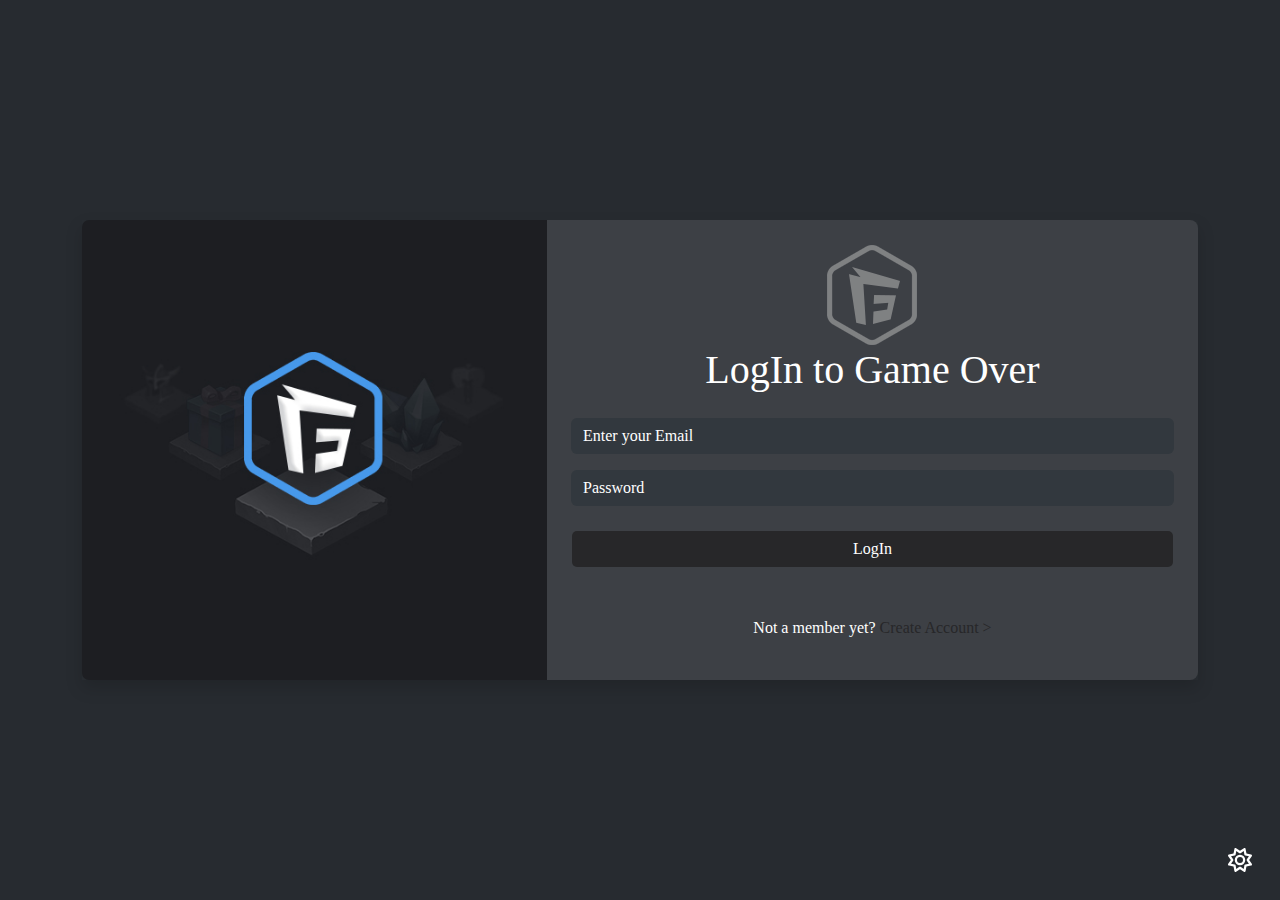
<file: index.html>
<!DOCTYPE html>
<html lang="en" dir="ltr" data-theme="dark">
  <head>
    <meta charset="UTF-8" />
    <meta name="viewport" content="width=device-width, initial-scale=1.0" />
    <!-- ? ======>> Title ========>> -->
    <title>LogIn</title>

    <!-- ! ======>> Fontawesome ========>> -->
    <link rel="stylesheet" href="css/all.min.css" />
    <!-- * ======>> BootStrap ========>> -->
    <link rel="stylesheet" href="css/bootstrap.min.css" />
    <!-- ? ======>> My CSS ========>>  -->
    <link rel="stylesheet" href="css/style.css" />
  </head>
  <body>

    <span class="position-fixed bottom-0 end-0">
      <i onclick="myMode()" role="button" id="mode" class="fa-regular fa-sun fa-xl p-2"></i>
    </span>

    <main class="container login min-vh-100 hstack">
      <section class="login-area shadow w-100 ">
        <div class="row g-0 ">
          <div class="col-md-5">
            <div class="loginImage">
              
            </div>
          </div>
          <div class="col-md-7 rounded-end-3">
            <div class="p-4">
              <div class="text-center">
                <img src="images/logo-sm.png" class="" alt="login logo">
                <h1 class="mb-4">LogIn to Game Over</h1>
              </div>
              <div>
                <form>
                  <input id="yourEmail" class="form-control mb-3" type="text" placeholder="Enter your Email">

                  <div class="row mt-2">
                    <div class="col-md-12">
                      <ul id="emailInValid" class="bg-white rounded-2 text-danger d-none">
                        <li>Email Is Required</li>
                        <li>InValid Email Formate</li>
                      </ul>
                    </div>
                  </div>

                  <div class="pass">
                    <input id="yourPassword" class="form-control" type="password" placeholder="Password" >
                    <div id="checkBox" class="checkBox d-none" >
                      <input id="myCheckBox" type="checkbox">
                    </div>
                  </div>

                  <div class="row mt-2">
                    <div class="col-md-12">
                      <ul id="passwordInValid" class="bg-white rounded-2 text-danger d-none">
                        <li>Password Is Required</li>
                        <li>Minimum eight characters, at least one letter and one number</li>
                      </ul>
                    </div>
                  </div>

                  <button id="loginBtn" class="btn form-control mt-3">LogIn</button>
                  <p id="message" class="text-center mt-2 text-danger"></p>
                </form>
              </div>
              <p class="text-center mt-5">
                Not a member yet? 
                <a href="./register.html">Create Account ></a>
              </p>
            </div>
          </div>
        </div>
      </section>
    </main>


    <!-- ? ======>> BootStrap JS ========>> -->
    <script src="Java script/jquery-3.7.1.min.js"></script>
    <!-- ? ======>> BootStrap JS ========>> -->
    <script src="Java script/bootstrap.bundle.min.js"></script>
    <!-- ! ======>> Fontawesome JS ========>> -->
    <script src="Java script/all.min.js"></script>
    <!-- * ======>> JS ========>> -->
    <script src="Java script/index.js"></script>
  </body>
</html>
</file>
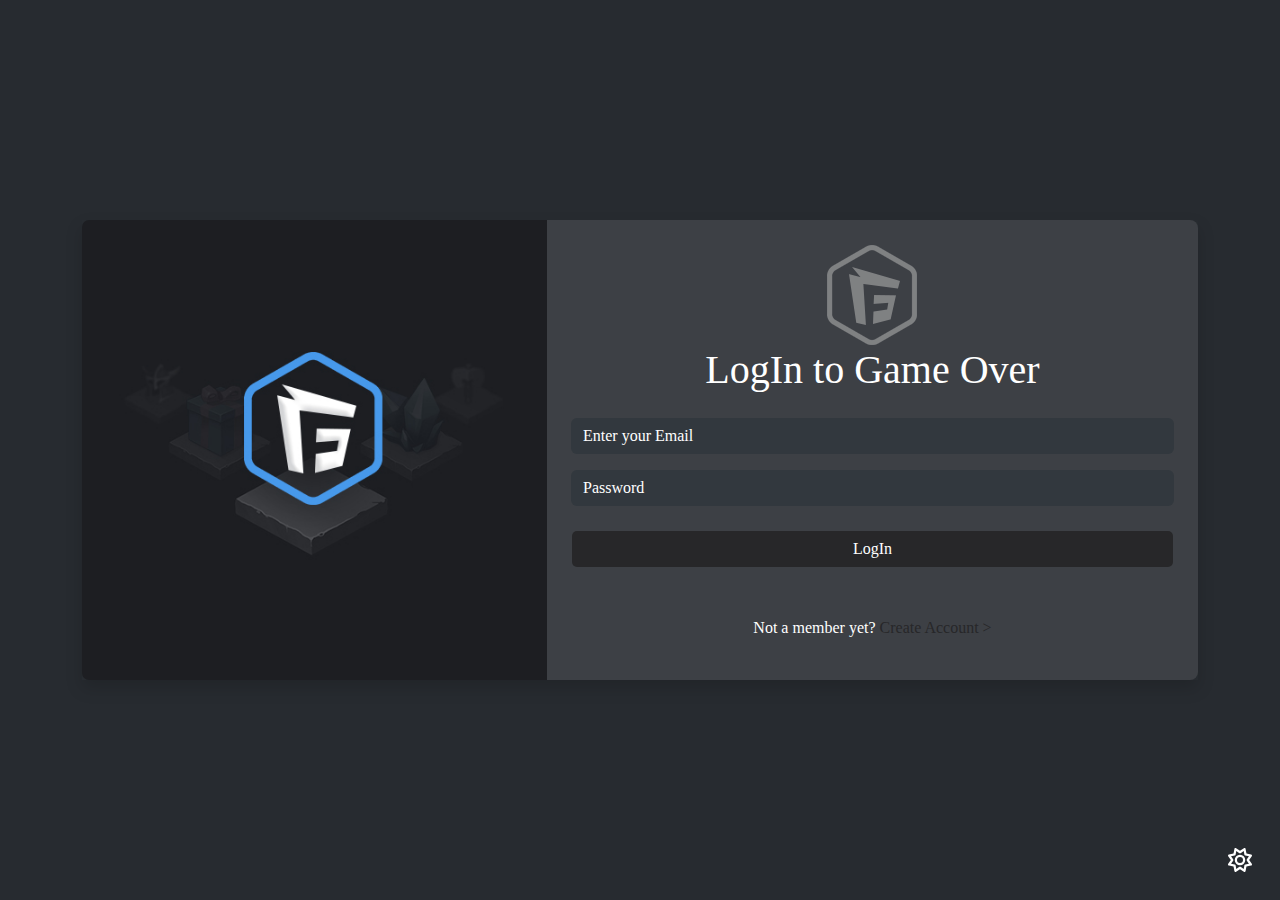
<file: details.html>
<!DOCTYPE html>
<html lang="en" dir="ltr" data-theme="dark">
  <head>
    <script src="./Java script/auth.js"></script>
    <meta charset="UTF-8" />
    <meta name="viewport" content="width=device-width, initial-scale=1.0" />
    <!-- ? ======>> Title ========>> -->
    <title>Details</title>

    <!-- ! ======>> Fontawesome ========>> -->
    <link rel="stylesheet" href="css/all.min.css" />
    <!-- * ======>> BootStrap ========>> -->
    <link rel="stylesheet" href="css/bootstrap.min.css" />
    <!-- ? ======>> My CSS ========>>  -->
    <link rel="stylesheet" href="css/style.css" />
  </head>
  <body>

    <span class="position-fixed bottom-0 end-0 m-3 z-3">
      <i onclick="myMode()" role="button" id="mode" class="fa-regular fa-sun fa-xl p-3"></i>
    </span>
   
    <main>
      <section>
        <div class="container">
          <div class="row mt-5" id="gameBox">
            
          </div>
        </div>
      </section>
    </main>

    <!-- ? ======>> BootStrap JS ========>> -->
    <script src="Java script/bootstrap.bundle.min.js"></script>
    <!-- ! ======>> Fontawesome JS ========>> -->
    <script src="Java script/all.min.js"></script>
    <!-- * ======>> JS ========>> -->
    <script src="Java script/details.js"></script>
  </body>
</html>
</file>
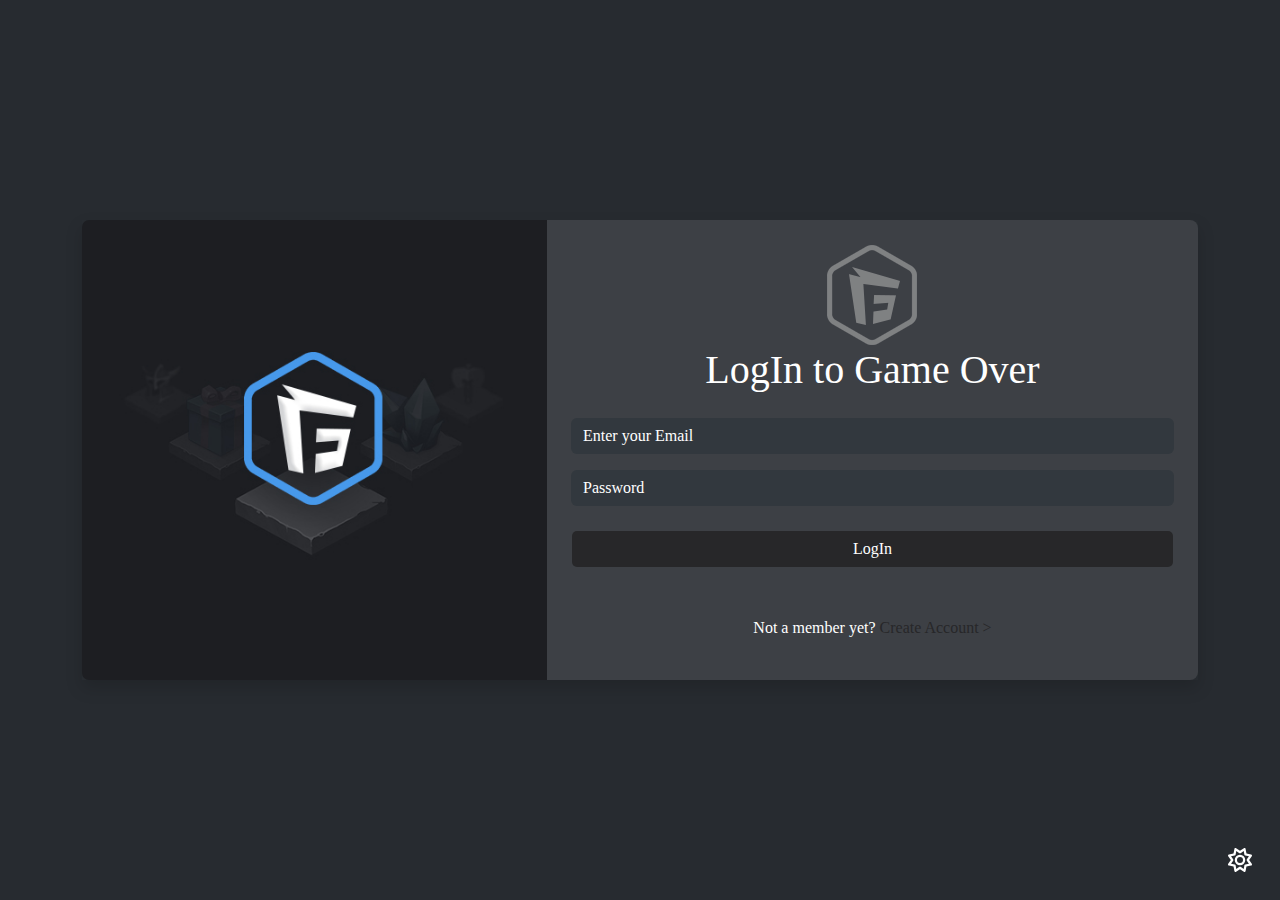
<file: home.html>
<!DOCTYPE html>
<html lang="en" dir="ltr" data-theme = 'dark'>
<head>
    <script src="./Java script/auth.js"></script>
    <meta charset="UTF-8">
    <meta name="viewport" content="width=device-width, initial-scale=1.0">
    <title>Home</title>

            <!-- ! ======>> Fontawesome ========>> -->
    <link rel="stylesheet" href="css/all.min.css">
            <!-- * ======>> BootStrap ========>> -->
    <link rel="stylesheet" href="css/bootstrap.min.css">
            <!-- ? ======>> My CSS ========>>  -->
    <link rel="stylesheet" href="css/style.css">
</head>
<body>

  <span class="position-fixed bottom-0 end-0 m-3 z-3">
    <i onclick="myMode()" role="button" id="mode" class="fa-regular fa-sun fa-xl p-3 "></i>
  </span>
    
    <nav class="navbar navbar-expand-lg  p-2">
        <div class="container">
          <a class="navbar-brand" ><img src="images/logo-sm.png"  class="w-25" alt="logo"> GAMEOVER</a>
          <button class="navbar-toggler" type="button" data-bs-toggle="collapse" data-bs-target="#navbarSupportedContent" aria-controls="navbarSupportedContent" aria-expanded="false" aria-label="Toggle navigation">
            <span class="navbar-toggler-icon"></span>
          </button>
          <div class="collapse navbar-collapse" id="navbarSupportedContent">

            <ul class="navbar-nav mx-auto mb-2 mb-lg-0 menu">
                <li class="nav-item">
                  <a class="nav-link active" data-category = "MMORPG" role="button">MMORPG</a>
                </li>
                <li class="nav-item">
                  <a class="nav-link" data-category = "SHOOTER" role="button">SHOOTER</a>
                </li>
                <li class="nav-item">
                  <a class="nav-link" data-category = "SAILING" role="button">SAILING</a>
                </li>
                <li class="nav-item">
                  <a class="nav-link" data-category = "PERMADEATH" role="button">PERMADEATH</a>
                </li>
                <li class="nav-item">
                  <a class="nav-link" data-category = "SUPERHERO" role="button">SUPERHERO</a>
                </li>
                <li class="nav-item">
                  <a class="nav-link" data-category = "PIXEL" role="button">PIXEL</a>
                </li>
                <li class="nav-item">
                  <a class="nav-link" data-category = "PVP" role="button">PVP</a>
                </li>
                <li class="nav-item">
                  <a class="nav-link" data-category = "ACTION" role="button">ACTION</a>
                </li>
              </ul>

            <ul class="navbar-nav ms-auto mb-2 mb-lg-0">
              <li class="nav-item">
                <a id="logOut" class="nav-link" role="button">LogOut</a>
              </li>
            </ul>
            
          </div>
        </div>
    </nav>

    <main class="container my-3 home">
      <h3 class="mb-4">Top Free Moba Games For PC And Browser In 2023!</h3>
      <section class="position-relative">
         <div class="row row-cols-1 row-cols-md-2 row-cols-lg-3 row-cols-xl-4 g-4" id="gameData"></div>

         <div class="loading ">
          <span class="loader"></span>
       </div>
      </section>
   </main>

  
        <!-- ? ======>> BootStrap JS ========>> -->
    <script src="Java script/bootstrap.bundle.min.js"></script>
        <!-- ! ======>> Fontawesome JS ========>> -->
    <script src="Java script/all.min.js"></script>
        <!-- * ======>> JS ========>> -->
    <script src="Java script/home.js"></script>
</body>
</html>
</file>
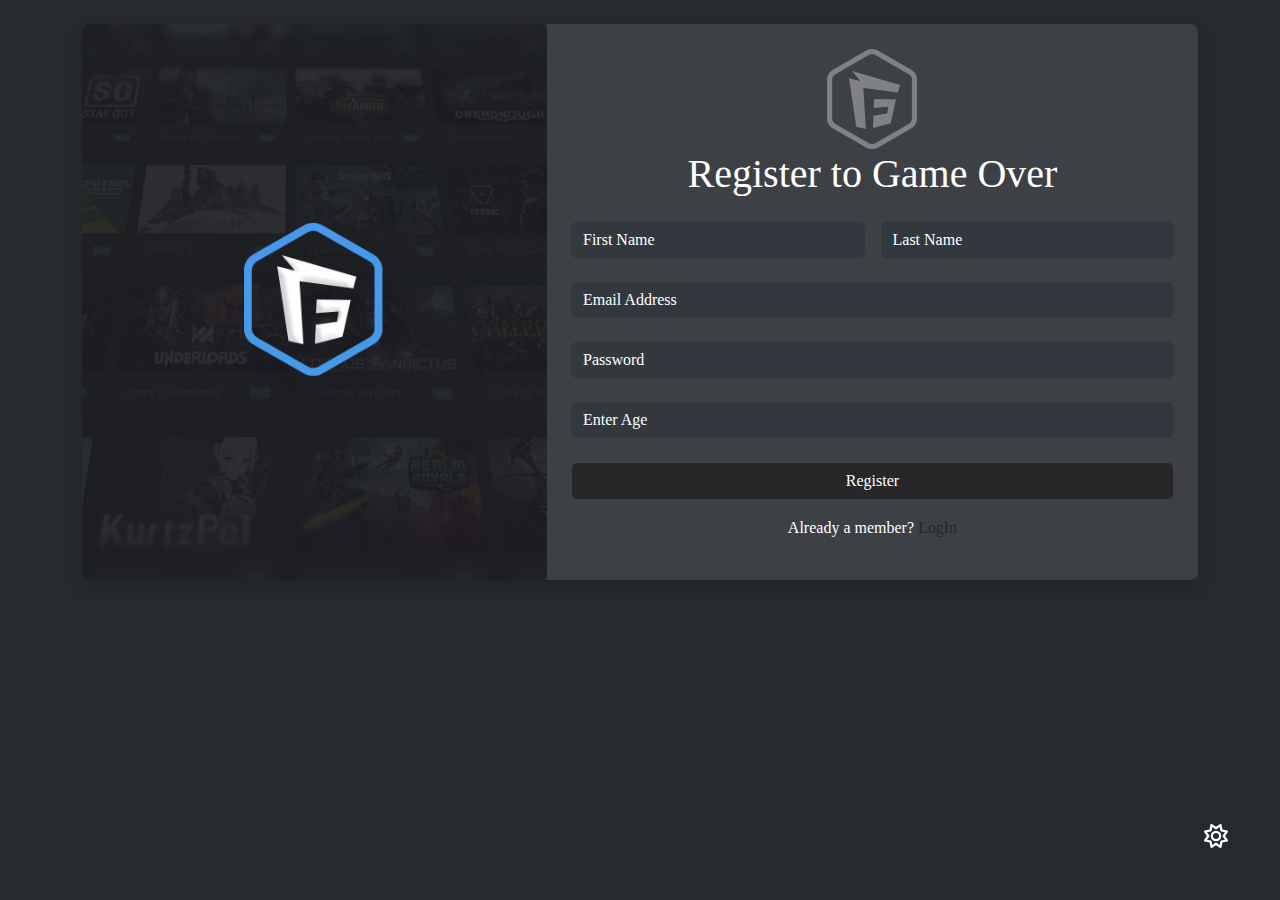
<file: register.html>
<!DOCTYPE html>
<html lang="en" dir="ltr" data-theme = 'dark'>
<head>
    
    <meta charset="UTF-8">
    <meta name="viewport" content="width=device-width, initial-scale=1.0">
    <title>Register</title>

            <!-- ! ======>> Fontawesome ========>> -->
    <link rel="stylesheet" href="css/all.min.css">
            <!-- * ======>> BootStrap ========>> -->
    <link rel="stylesheet" href="css/bootstrap.min.css">
            <!-- ? ======>> My CSS ========>>  -->
    <link rel="stylesheet" href="css/style.css">
</head>
<body>

    <span class="position-fixed bottom-0 end-0 m-3 z-3">
      <i onclick="myMode()" role="button" id="mode" class="fa-regular fa-sun fa-xl p-3"></i>
    </span>

    <main class="container register">
      <section class="register-area shadow mt-4">
        <div class="row g-0">
          <div class="col-lg-5 rounded-end-3">
            
          </div>
          <div class="col-lg-7 rounded-end-3">
            <div class="p-4">
              <div class="text-center">
                <img src="images/logo-sm.png" alt="register logo">
                <h1 class="mb-4">Register to Game Over</h1>
              </div>
              <div>
                <form>
                  <div class="d-flex">
                    <input id="fName" class=" form-control me-3" type="text" placeholder="First Name">
                    <input id="lName" class="form-control" type="text" placeholder="Last Name">
                  </div>

                  <div class="row mt-2">
                    <div class="col-md-6">
                      <ul id="fNameInValid" class="bg-white rounded-2 text-danger d-none">
                        <li>First Name Is Required</li>
                        <li>Minmum Length 2 and Maxmum 20</li>
                      </ul>
                    </div>
                    <div class="col-md-6">
                      <ul id="lNameInValid" class="bg-white rounded-2 text-danger d-none">
                        <li>Last Name Is Required</li>
                        <li>Minmum Length 2 and Maxmum 20</li>
                      </ul>
                    </div>
                  </div>
                  
                  <input id="myEmail" class="form-control mt-3" type="text" placeholder="Email Address" >

                  <div class="row mt-2">
                    <div class="col-md-12">
                      <ul id="emailInValid" class="bg-white rounded-2 text-danger d-none">
                        <li>Email Is Required</li>
                        <li>InValid Email Formate</li>
                      </ul>
                    </div>
                  </div>

                  <div class="pass">
                    <input id="myPassword" class="form-control mt-3" type="password" placeholder="Password" >

                    <div id="checkBox" class="checkBox d-none" >
                      <input id="myCheckBox" type="checkbox">
                    </div>
                  </div>

                  <div class="row mt-2">
                    <div class="col-md-12">
                      <ul id="passwordInValid" class="bg-white rounded-2 text-danger d-none">
                        <li>Password Is Required</li>
                        <li>Minimum eight characters, at least one letter and one number</li>
                      </ul>
                    </div>
                  </div>

                  <input id="myAge" class="form-control mt-3" type="number" placeholder="Enter Age" >

                  <div class="row mt-2">
                    <div class="col-md-12">
                      <ul id="ageInValid" class="bg-white rounded-2 text-danger d-none">
                        <li>Age Is Required</li>
                        <li>Minimum 10 Maxmum 80</li>
                      </ul>
                    </div>
                  </div>

                  <button type="submit" id="registerBtn" class=" form-control mt-3 btn">Register</button>
                  <p id="message" class="text-center mt-2 text-danger"></p>
                </form>
              </div>
              <p class="text-center">
                Already a member? 
                <a href="./index.html">LogIn</a>
              </p>
            </div>
          </div>
        </div>
      </section>
    </main>

        <!-- ? ======>> BootStrap JS ========>> -->
    <script src="Java script/bootstrap.bundle.min.js"></script>
        <!-- ! ======>> Fontawesome JS ========>> -->
    <script src="Java script/all.min.js"></script>
        <!-- * ======>> JS ========>> -->
    <script src="Java script/register.js"></script>
</body>
</html>
</file>
<file: css/style.css>
/* ? ======> Start theme customize ======> */

[data-theme="dark"] {
  --main-color: #272b30;
  --seconde-color: #32383e;
  --color-text: #fff;
  --btn-main-color: #272729;
  --login-main-color: #3D4045;
}

[data-theme="light"] {
  --main-color: #eeeeee;
  --seconde-color: #909396;
  --color-text: #000;
  --btn-main-color: #414550;
  --login-main-color: #EFEFEF;
}

*{
  text-decoration: none !important;
  font-family: cursive;
}
*::-webkit-scrollbar {
  width: 15px;
}

*::-webkit-scrollbar-track {
  background: #32383E;
}

*::-webkit-scrollbar-thumb {
  background-color: #25292E;
  border-radius: 10px;
}

body{
  background-color: var(--main-color);
}

h1,h2,h3,h4,h5,h6,p,span{
  color: var(--color-text) !important;
}


/* ? ======> End theme customize ======> */

/* ! ======> Start Login ======> */

.login .col-md-5{
  background-image: url('../images/login.jpg');
  background-size: cover;
  background-position: center;
  border-top-left-radius: 7px;
  border-bottom-left-radius: 7px;
}

.login .col-md-7{
  background-color: var(--login-main-color);
}
.login p a{
  color: var(--btn-main-color);
  transition: all .3s;
}
.login p a:hover{
  text-decoration: underline !important;
  color: var(--color-text);
}
.login input{
  background-color: var(--seconde-color);
  color: var(--color-text) !important;
  border: 0 !important;
}
.login input:focus{
  background-color: var(--btn-main-color);
}
::placeholder{
  color: var(--color-text) !important;
}
#loginBtn{
  background-color: var(--btn-main-color) !important;
  color: var(--color-text);
}

/* ! ======> End Login ======> */

/* * ======> Start Register ======> */

.register .col-lg-5{
  background-image: url('../images/register.jpg');
  background-size: cover;
  background-position: center;
  border-top-left-radius: 7px;
  border-bottom-left-radius: 7px;
}

.register .col-lg-7{
  background-color: var(--login-main-color);
}

.register p a{
  color: var(--btn-main-color);
  transition: all .3s;
}

.register p a:hover{
  text-decoration: underline !important;
  color:var(--color-text);
}

.register input{
  background-color: var(--seconde-color);
  color: var(--color-text) !important;
  border: 0 !important;
}

.register input:focus{
  background-color: var(--main-color);
}

.register .pass{
  position: relative;
}

.register .checkBox{
  position: absolute;
  top: 5px;
  right: 10px;
}

input[type="number"]::-webkit-inner-spin-button,
input[type="number"]::-webkit-outer-spin-button {
   appearance: none;
   display: none;
}

#registerBtn{
  background-color: var(--btn-main-color) !important;
  color: var(--color-text);
}

/* * ======> End Register ======> */

/* * ======> Start Login ======> */


.login .pass{
  position: relative;
}

.login .checkBox{
  position: absolute;
  top: 5px;
  right: 10px;
}

/* * ======> End Login ======> */

/* * ======> Start Home ======> */

nav .navbar-brand{
  color: var(--color-text);
}

nav .nav-item a{
  color: var(--color-text);
  font-size: 15px;
}

nav{
  border-bottom: 1px solid #0000004d !important;
}

nav .nav-item a:hover{
  color: #09c;
}

nav .active{
  color: #09c !important;
}


nav .w-25{
  width: 40px !important;
}

.home .card {
  filter: grayscale(0.7);
  transition: transform 0.5s, filter 0.5s 0.1s;
}

.home .card:hover {
  transform: scale(1.05);
  filter: grayscale(0);
}


/* * ======> End Home ======> */

/* ! ======> Start Loader ======> */


.loading{
  width: 100%;
  height: 100%;
  top: 0;
  left: 0;
  position: fixed;
  background-color: #00000088;
  display: flex;
  justify-content: center;
  align-items: center;
  z-index: 999;
}

.loader {
  width: 100px;
  height: 100px;
  border-radius: 50%;
  display: inline-block;
  border-top: 4px solid #FFF;
  border-right: 4px solid transparent;
  box-sizing: border-box;
  animation: rotation 1s linear infinite;
}

.loader::after {
  content: '';  
  box-sizing: border-box;
  position: absolute;
  left: 0;
  top: 0;
  width: 100px;
  height: 100px;
  border-radius: 50%;
  border-left: 4px solid #FF3D00;
  border-bottom: 4px solid transparent;
  animation: rotation 0.5s linear infinite reverse;
}

@keyframes rotation {
  0% {
    transform: rotate(0deg);
  }
  100% {
    transform: rotate(360deg);
  }
} 

/* ! ======> End Loader ======> */

/* ? ======> Start Details ======> */

.myHome{
  color: var(--color-text);
}

/* ? ======> End Details ======> */



#mode{
  position: absolute;
  bottom: 20px;
  right: 20px;
}
</file>
